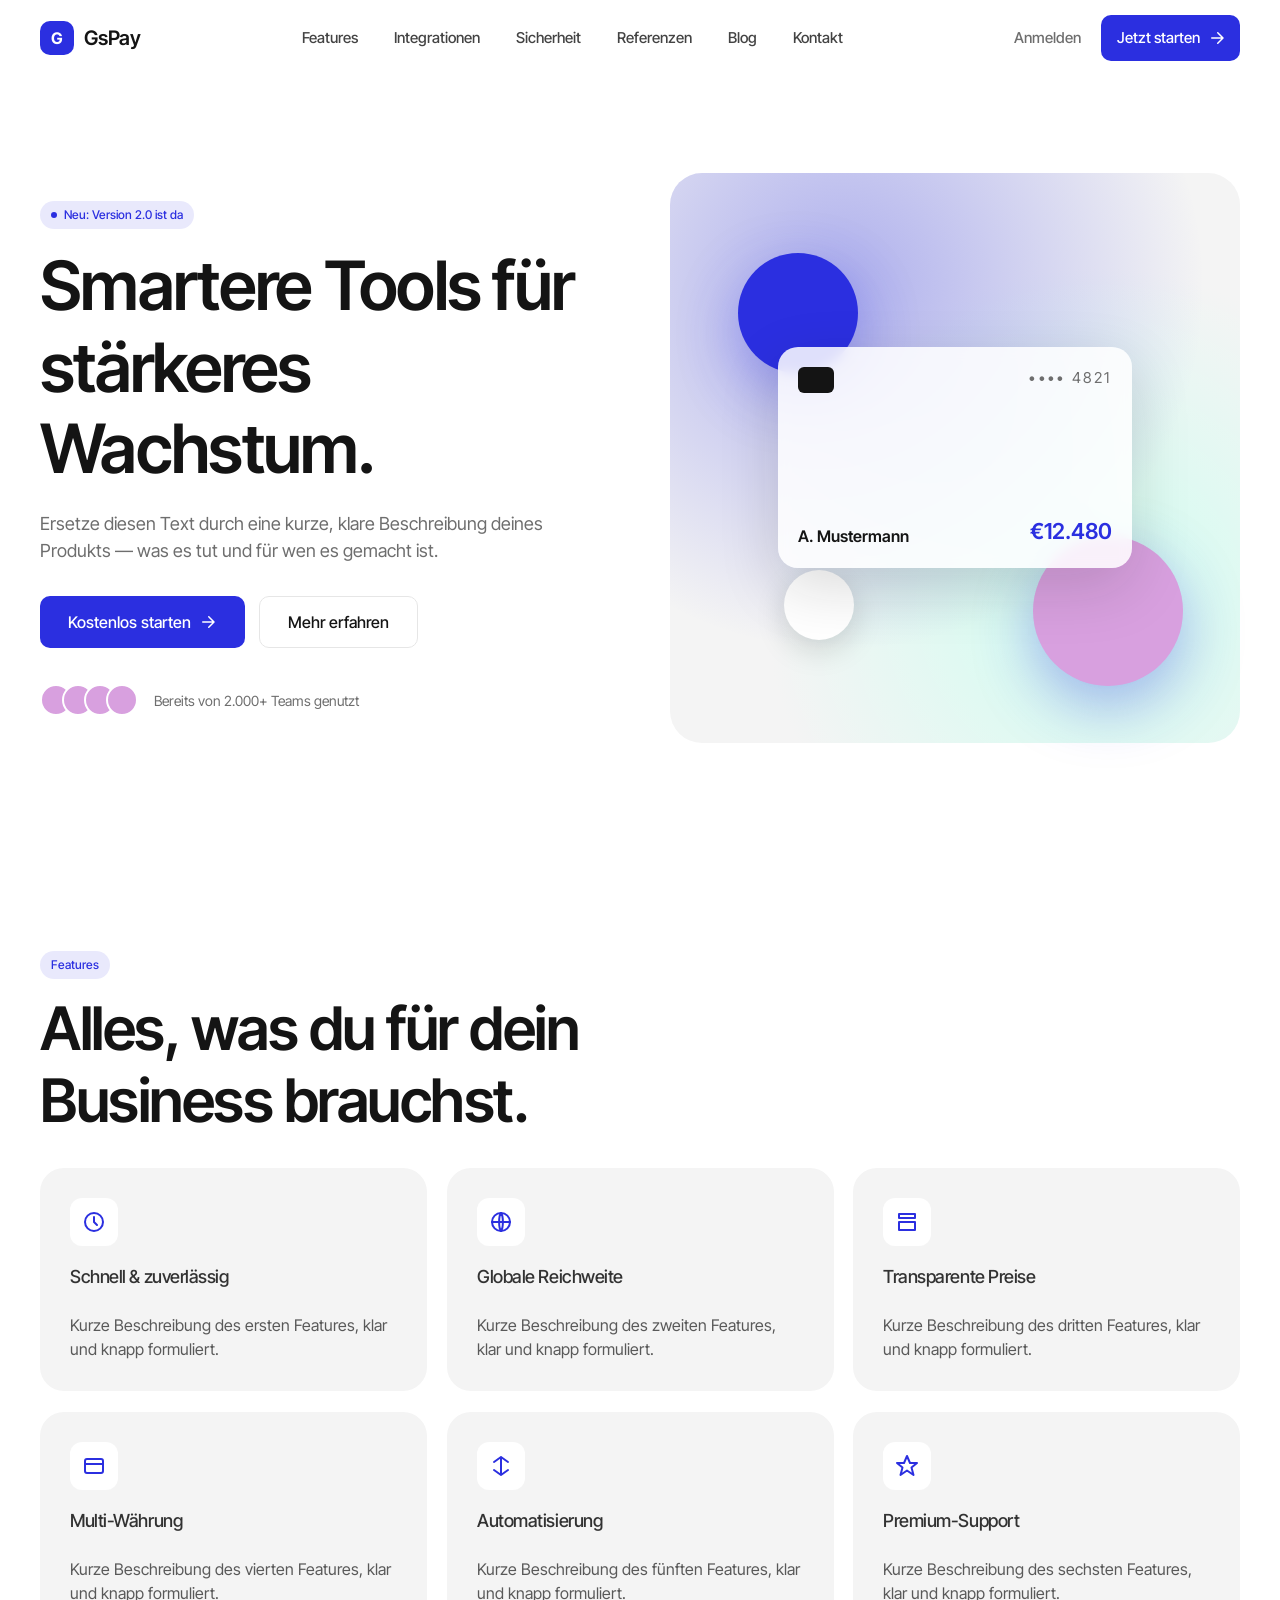
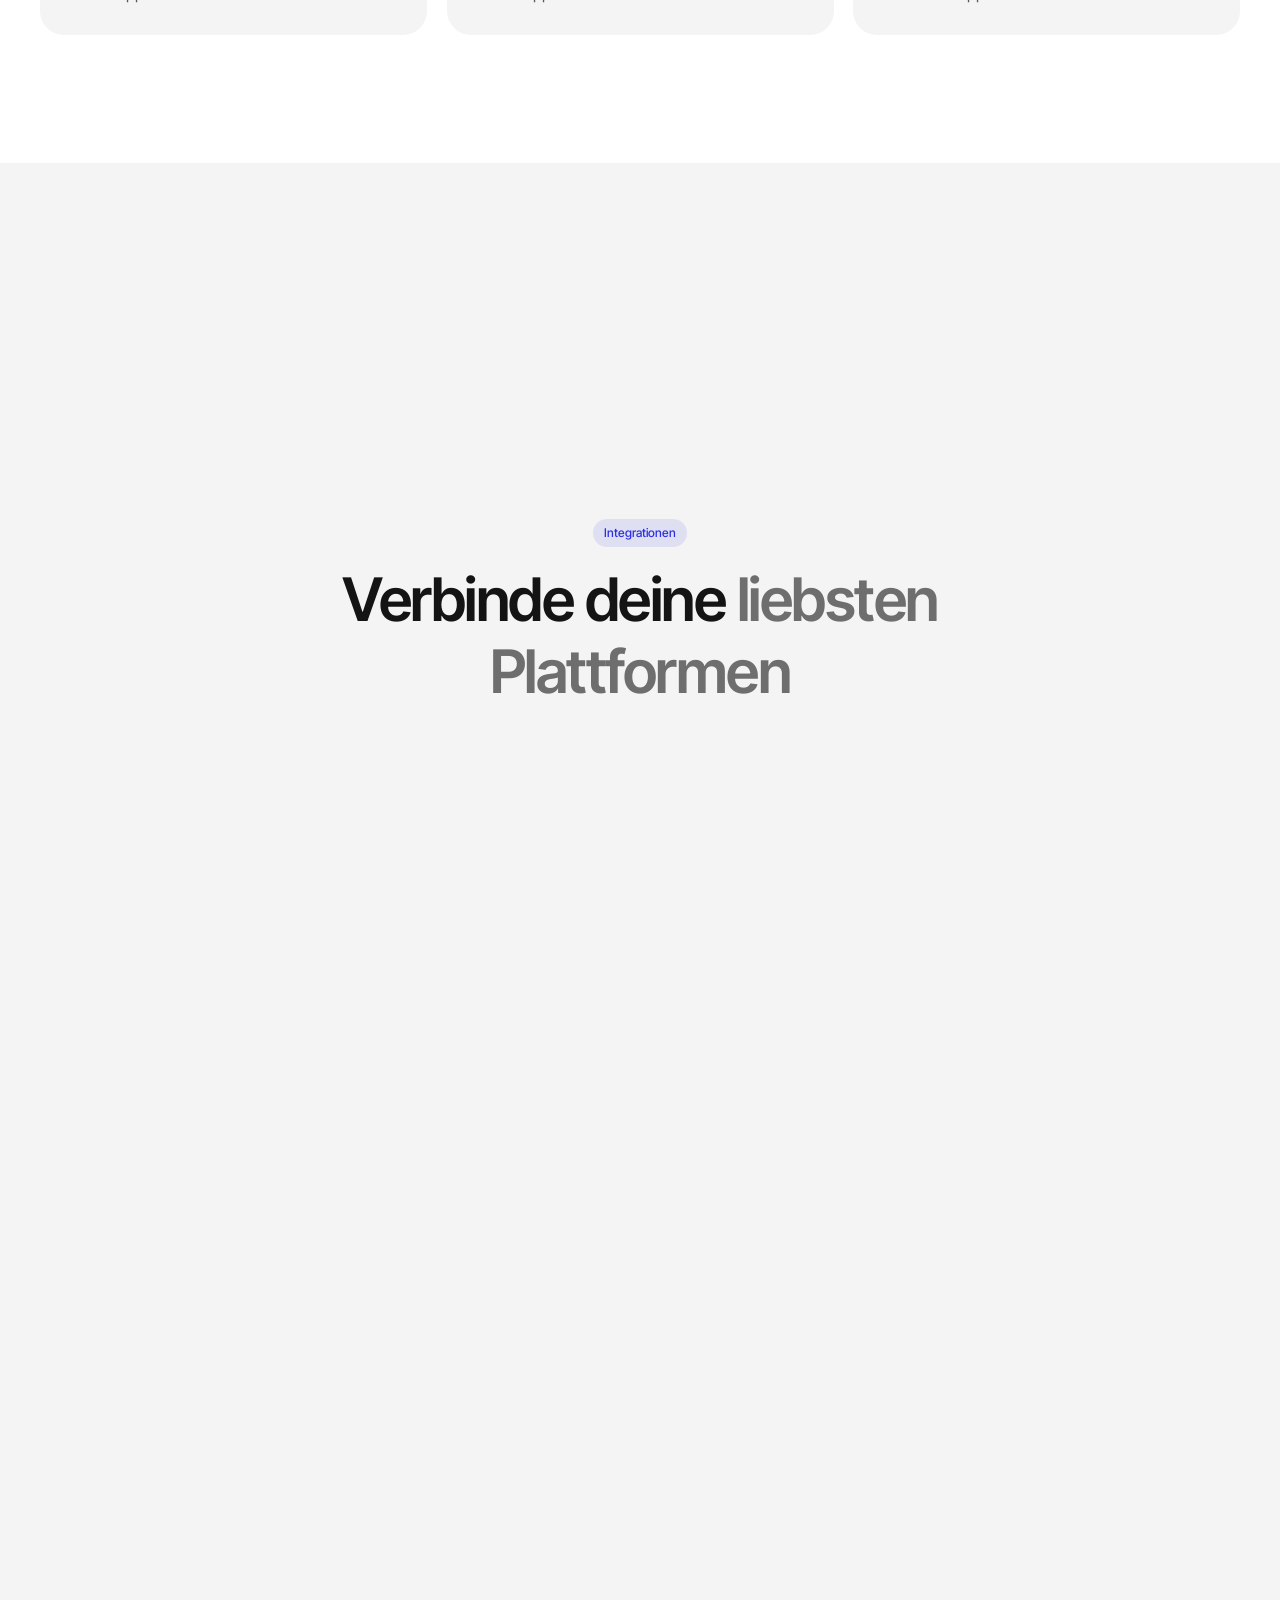
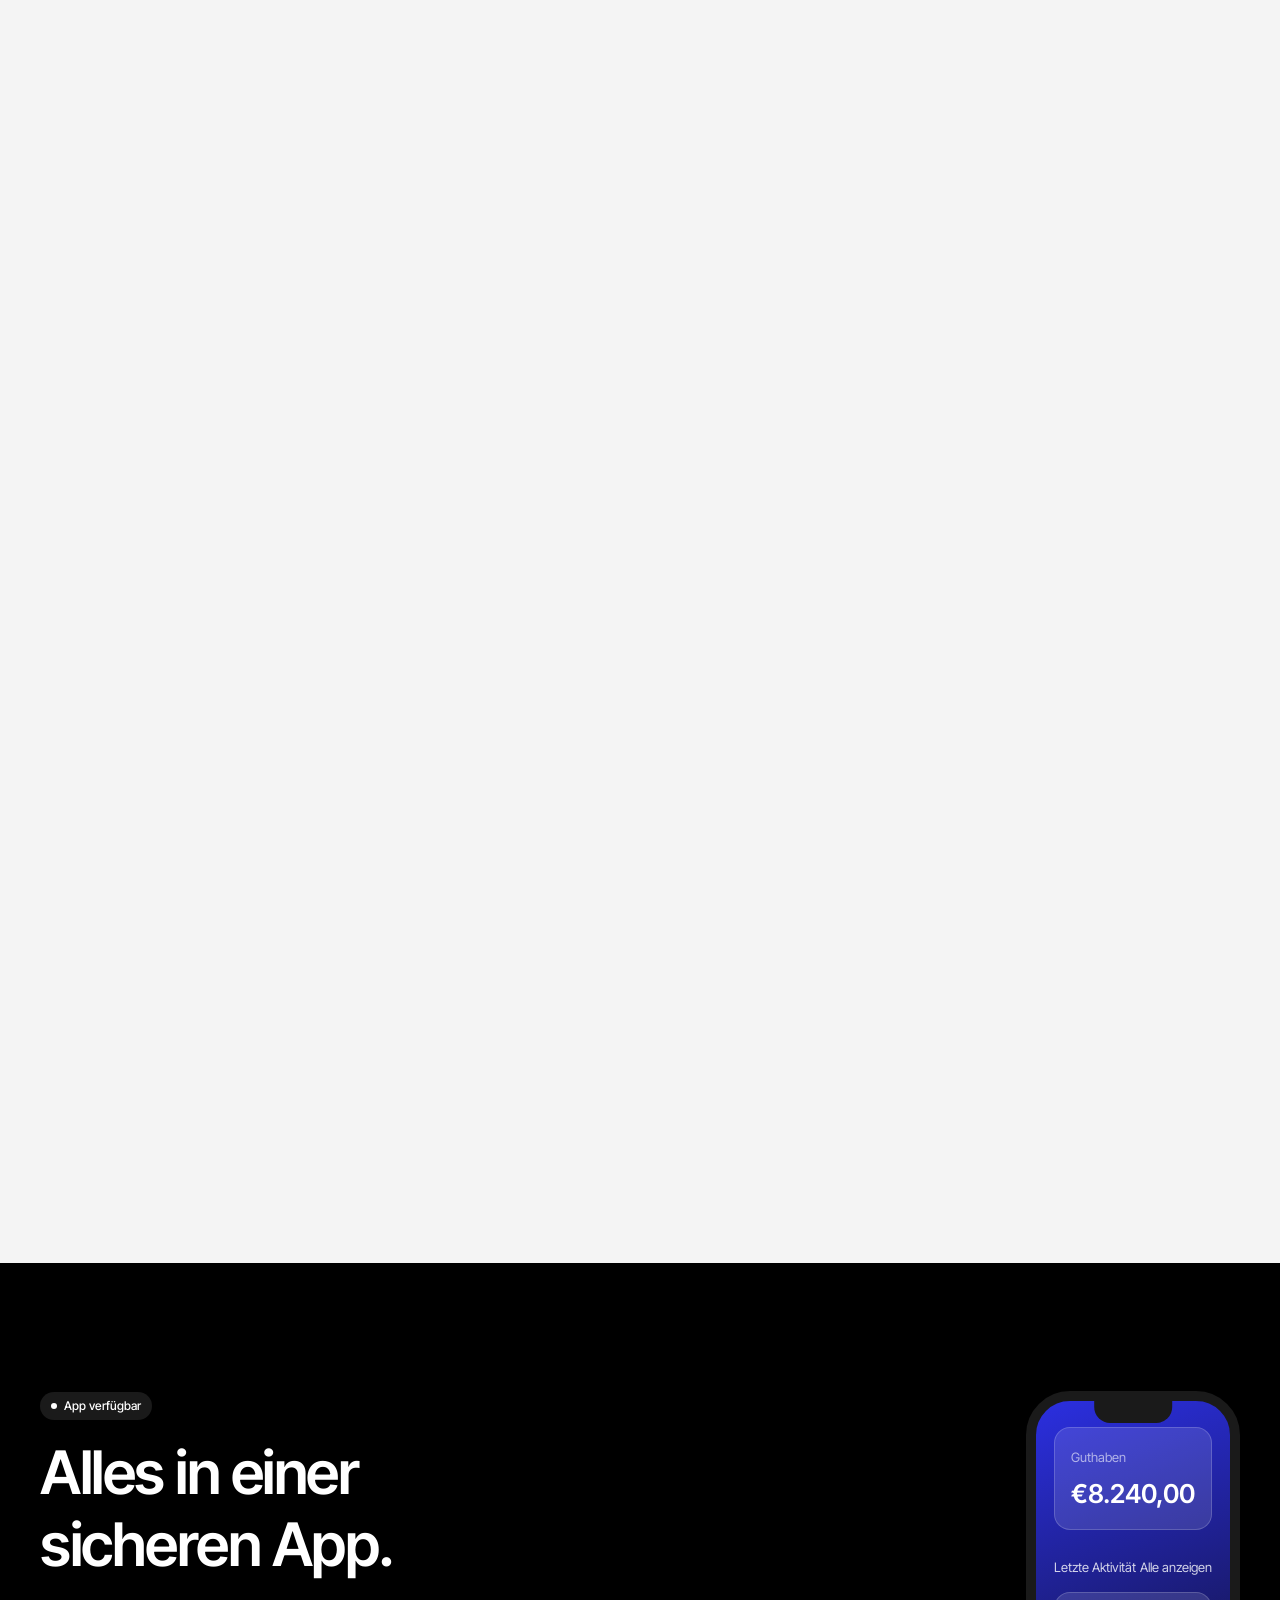
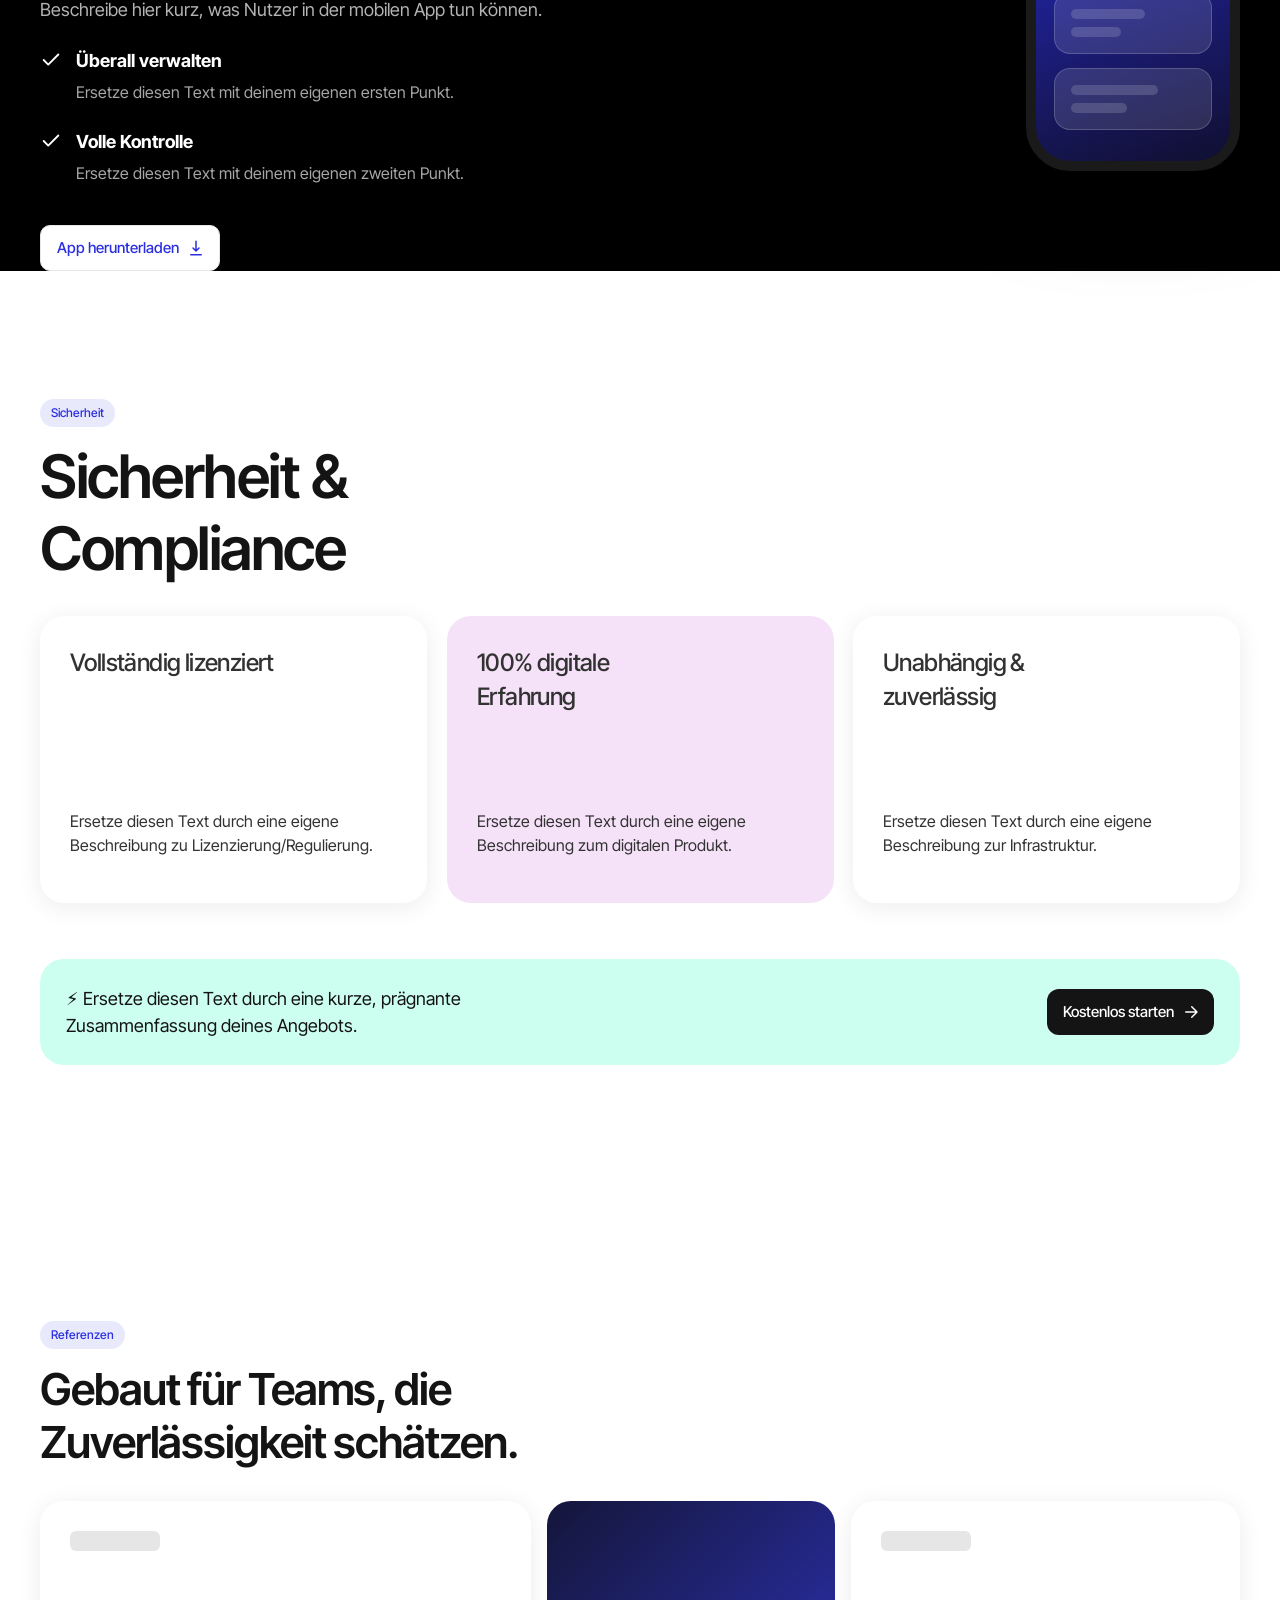
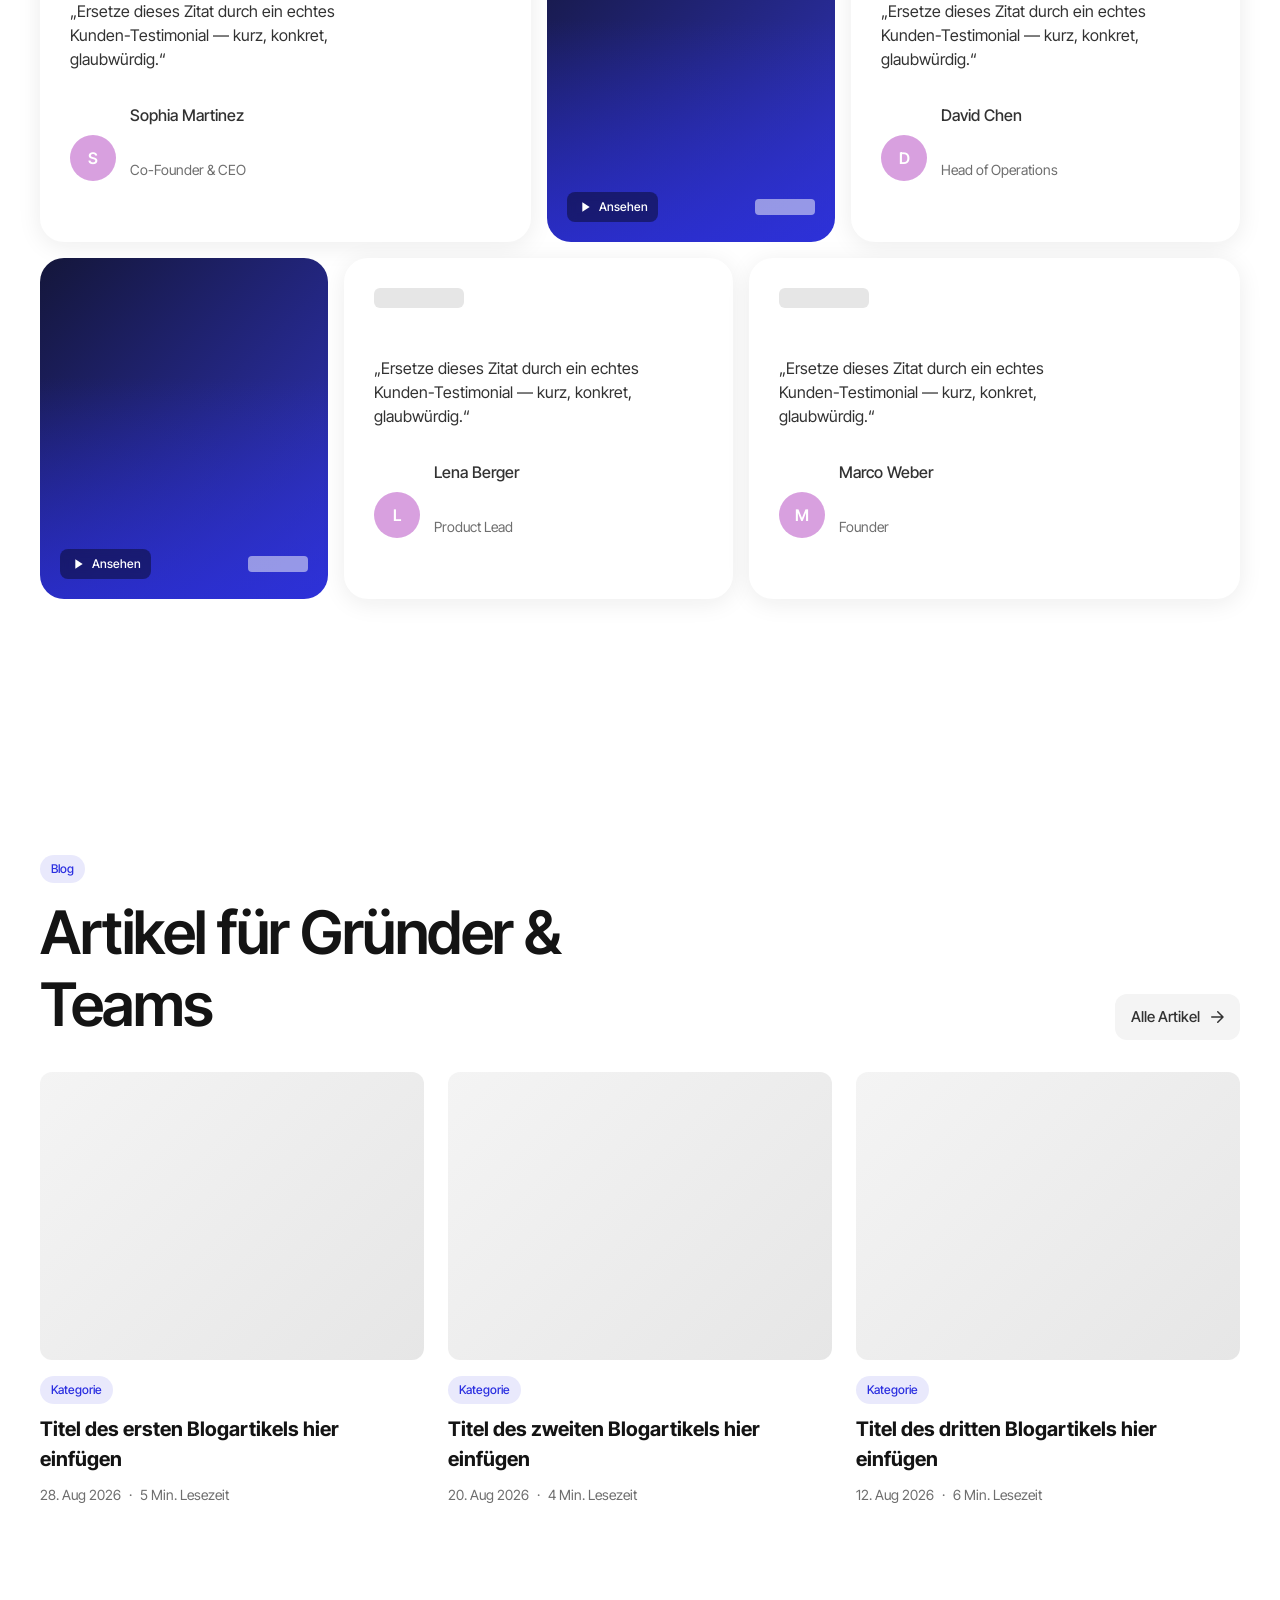
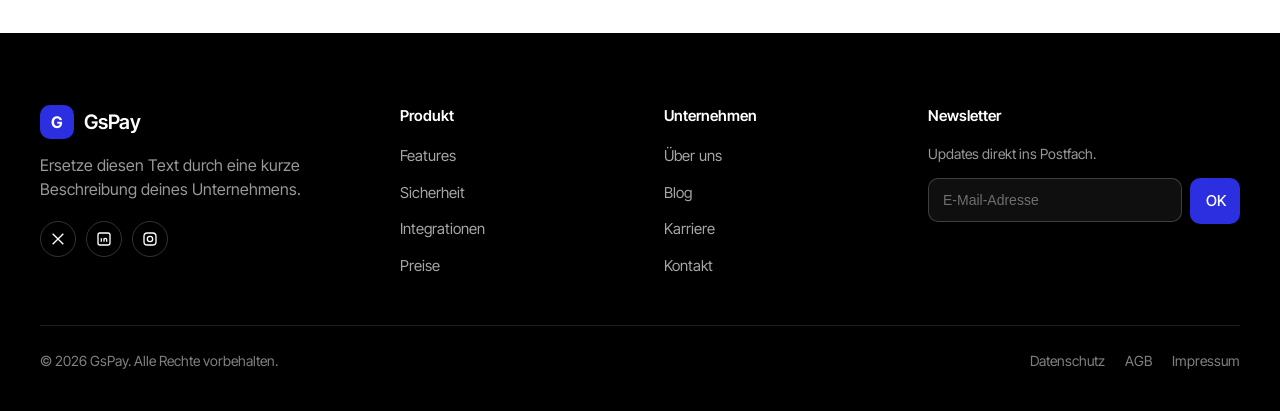
<file: index.html>
<!DOCTYPE html>
<html lang="de">
<head>
<meta charset="UTF-8">
<meta name="viewport" content="width=device-width, initial-scale=1.0">
<title>GsPay — Website Template</title>
<meta name="description" content="Website-Template: Struktur, Layout und Scroll-Animationen bereit zur individuellen Anpassung.">
<link rel="preconnect" href="https://fonts.googleapis.com">
<link rel="preconnect" href="https://fonts.gstatic.com" crossorigin>
<link href="https://fonts.googleapis.com/css2?family=Inter+Tight:wght@400;500;600;700&display=swap" rel="stylesheet">
<link rel="stylesheet" href="styles.css">
</head>
<body>

<a href="#main" class="skip-link">Zum Inhalt springen</a>

<!-- ======================= HEADER ======================= -->
<header class="site-header" id="site-header">
  <div class="container site-header__inner">
    <a href="#" class="brand">
      <span class="brand__mark">G</span>
      <!-- EDIT: Markenname -->
      GsPay
    </a>

    <nav class="nav" aria-label="Hauptnavigation">
      <a href="#features">Features</a>
      <a href="#integrations">Integrationen</a>
      <a href="#security">Sicherheit</a>
      <a href="#testimonials">Referenzen</a>
      <a href="#blog">Blog</a>
      <a href="#contact">Kontakt</a>
    </nav>

    <div class="header-actions">
      <a href="#" class="btn btn--link">Anmelden</a>
      <a href="#contact" class="btn btn--primary">
        Jetzt starten
        <svg viewBox="0 0 24 24" fill="none" stroke="currentColor" stroke-width="2" stroke-linecap="round" stroke-linejoin="round"><path d="M5 12h14M13 5l7 7-7 7"/></svg>
      </a>
      <button class="nav-toggle" id="nav-toggle" aria-label="Menü öffnen" aria-expanded="false">
        <svg viewBox="0 0 24 24" fill="none" stroke="currentColor" stroke-width="2" stroke-linecap="round" stroke-linejoin="round"><line x1="3" y1="6" x2="21" y2="6"/><line x1="3" y1="12" x2="21" y2="12"/><line x1="3" y1="18" x2="21" y2="18"/></svg>
      </button>
    </div>
  </div>

  <nav class="mobile-nav" id="mobile-nav" aria-label="Mobile Navigation">
    <a href="#features">Features</a>
    <a href="#integrations">Integrationen</a>
    <a href="#security">Sicherheit</a>
    <a href="#testimonials">Referenzen</a>
    <a href="#blog">Blog</a>
    <a href="#contact">Kontakt</a>
    <a href="#" class="btn btn--outline">Anmelden</a>
    <a href="#contact" class="btn btn--primary">Jetzt starten</a>
  </nav>
</header>

<main id="main">

  <!-- ======================= HERO ======================= -->
  <section class="hero">
    <div class="container hero__inner">
      <div class="hero__copy">
        <div class="badge" data-animate="blur">
          <span class="badge__dot"></span>
          <!-- EDIT: Kicker-Text -->
          Neu: Version 2.0 ist da
        </div>
        <h1 class="h1" data-animate="blur" style="margin-top:16px;">
          <!-- EDIT: Haupt-Headline -->
          Smartere Tools für stärkeres Wachstum.
        </h1>
        <p class="text-lg text-muted" data-animate="blur" data-delay="200" style="margin-top:20px;max-width:520px;">
          <!-- EDIT: Subheadline -->
          Ersetze diesen Text durch eine kurze, klare Beschreibung deines Produkts —
          was es tut und für wen es gemacht ist.
        </p>
        <div class="hero__actions" data-animate data-delay="350">
          <a href="#contact" class="btn btn--primary btn--lg">
            Kostenlos starten
            <svg viewBox="0 0 24 24" fill="none" stroke="currentColor" stroke-width="2" stroke-linecap="round" stroke-linejoin="round"><path d="M5 12h14M13 5l7 7-7 7"/></svg>
          </a>
          <a href="#features" class="btn btn--outline btn--lg">Mehr erfahren</a>
        </div>
        <div class="hero__meta" data-animate data-delay="500">
          <div class="hero__avatars">
            <span></span><span></span><span></span><span></span>
          </div>
          <!-- EDIT: Social proof -->
          <span>Bereits von 2.000+ Teams genutzt</span>
        </div>
      </div>

      <div class="hero__visual" data-animate="scale" data-delay="200">
        <div class="hero__orb hero__orb--1"></div>
        <div class="hero__orb hero__orb--2"></div>
        <div class="hero__orb hero__orb--3"></div>
        <div class="hero__card">
          <div class="hero__card-top">
            <div class="hero__chip"></div>
            <span class="hero__card-num">•••• 4821</span>
          </div>
          <div class="hero__card-bottom">
            <span class="hero__card-name">A. Mustermann</span>
            <span class="hero__card-amount">€12.480</span>
          </div>
        </div>
      </div>
    </div>
  </section>

  <!-- ======================= FEATURES ======================= -->
  <section class="section" id="features">
    <div class="container">
      <div class="section-head">
        <div class="section-head__copy">
          <div class="eyebrow-row" data-animate="blur">
            <span class="badge">Features</span>
          </div>
          <h2 class="h2" data-animate="blur" data-delay="100">
            <!-- EDIT -->
            Alles, was du für dein Business brauchst.
          </h2>
        </div>
      </div>

      <div class="features-grid">
        <!-- EDIT: 6 Feature-Karten mit eigenem Icon/Titel/Text -->
        <div class="card feature-card" data-animate data-delay="0">
          <div class="feature-card__icon">
            <svg viewBox="0 0 24 24" fill="none" stroke="currentColor" stroke-width="2" stroke-linecap="round" stroke-linejoin="round"><circle cx="12" cy="12" r="9"/><path d="M12 7v5l3 3"/></svg>
          </div>
          <h3 class="h6">Schnell &amp; zuverlässig</h3>
          <p>Kurze Beschreibung des ersten Features, klar und knapp formuliert.</p>
        </div>
        <div class="card feature-card" data-animate data-delay="100">
          <div class="feature-card__icon">
            <svg viewBox="0 0 24 24" fill="none" stroke="currentColor" stroke-width="2" stroke-linecap="round" stroke-linejoin="round"><circle cx="12" cy="12" r="9"/><path d="M3 12h18M12 3c2.5 3 2.5 15 0 18M12 3c-2.5 3-2.5 15 0 18"/></svg>
          </div>
          <h3 class="h6">Globale Reichweite</h3>
          <p>Kurze Beschreibung des zweiten Features, klar und knapp formuliert.</p>
        </div>
        <div class="card feature-card" data-animate data-delay="200">
          <div class="feature-card__icon">
            <svg viewBox="0 0 24 24" fill="none" stroke="currentColor" stroke-width="2" stroke-linecap="round" stroke-linejoin="round"><path d="M4 4h16v4H4zM4 12h16v8H4z"/></svg>
          </div>
          <h3 class="h6">Transparente Preise</h3>
          <p>Kurze Beschreibung des dritten Features, klar und knapp formuliert.</p>
        </div>
        <div class="card feature-card" data-animate data-delay="0">
          <div class="feature-card__icon">
            <svg viewBox="0 0 24 24" fill="none" stroke="currentColor" stroke-width="2" stroke-linecap="round" stroke-linejoin="round"><rect x="3" y="5" width="18" height="14" rx="2"/><path d="M3 10h18"/></svg>
          </div>
          <h3 class="h6">Multi-Währung</h3>
          <p>Kurze Beschreibung des vierten Features, klar und knapp formuliert.</p>
        </div>
        <div class="card feature-card" data-animate data-delay="100">
          <div class="feature-card__icon">
            <svg viewBox="0 0 24 24" fill="none" stroke="currentColor" stroke-width="2" stroke-linecap="round" stroke-linejoin="round"><path d="M12 3v18M5 8l7-5 7 5M5 16l7 5 7-5"/></svg>
          </div>
          <h3 class="h6">Automatisierung</h3>
          <p>Kurze Beschreibung des fünften Features, klar und knapp formuliert.</p>
        </div>
        <div class="card feature-card" data-animate data-delay="200">
          <div class="feature-card__icon">
            <svg viewBox="0 0 24 24" fill="none" stroke="currentColor" stroke-width="2" stroke-linecap="round" stroke-linejoin="round"><path d="M12 2l3 7h7l-5.5 4.5L18.5 21 12 16.5 5.5 21l2-7.5L2 9h7z"/></svg>
          </div>
          <h3 class="h6">Premium-Support</h3>
          <p>Kurze Beschreibung des sechsten Features, klar und knapp formuliert.</p>
        </div>
      </div>
    </div>
  </section>

  <!-- ======================= INTEGRATIONS (scroll parallax) ======================= -->
  <section class="integrations" id="integrations">
    <div class="integrations__pin">
      <div class="container integrations__heading">
        <div class="badge" style="margin-bottom:16px;">Integrationen</div>
        <h2 class="h2">
          <!-- EDIT -->
          Verbinde deine <span>liebsten Plattformen</span>
        </h2>
      </div>
      <div class="integrations__logos" id="integrations-logos">
        <!-- positions/labels are editable in script.js (INTEGRATION_LOGOS) -->
        <div class="integrations__logo">A</div>
        <div class="integrations__logo">B</div>
        <div class="integrations__logo">C</div>
        <div class="integrations__logo">D</div>
        <div class="integrations__logo">E</div>
      </div>
    </div>
  </section>

  <!-- ======================= DARK / APP SECTION ======================= -->
  <section class="section section--dark section--tight-bottom">
    <div class="container app-section__inner">
      <div class="app-section__copy">
        <div class="badge badge--on-dark" data-animate="blur"><span class="badge__dot"></span>App verfügbar</div>
        <h2 class="h2" data-animate="blur" data-delay="150" style="margin-top:16px;">
          <!-- EDIT -->
          Alles in einer sicheren App.
        </h2>
        <p class="text-lg" style="color:rgba(255,255,255,.7);margin-top:16px;" data-animate="blur" data-delay="300">
          <!-- EDIT -->
          Beschreibe hier kurz, was Nutzer in der mobilen App tun können.
        </p>

        <div class="app-section__list">
          <div class="app-section__list-item" data-animate data-delay="400">
            <svg viewBox="0 0 24 24" fill="none" stroke="currentColor" stroke-width="2" stroke-linecap="round" stroke-linejoin="round"><path d="M20 6L9 17l-5-5"/></svg>
            <div>
              <h3>Überall verwalten</h3>
              <p>Ersetze diesen Text mit deinem eigenen ersten Punkt.</p>
            </div>
          </div>
          <div class="app-section__list-item" data-animate data-delay="500">
            <svg viewBox="0 0 24 24" fill="none" stroke="currentColor" stroke-width="2" stroke-linecap="round" stroke-linejoin="round"><path d="M20 6L9 17l-5-5"/></svg>
            <div>
              <h3>Volle Kontrolle</h3>
              <p>Ersetze diesen Text mit deinem eigenen zweiten Punkt.</p>
            </div>
          </div>
        </div>

        <a href="#" class="btn btn--white" data-animate data-delay="600">
          App herunterladen
          <svg viewBox="0 0 24 24" fill="none" stroke="currentColor" stroke-width="2" stroke-linecap="round" stroke-linejoin="round"><path d="M12 3v13m0 0l-4-4m4 4l4-4M5 21h14"/></svg>
        </a>
      </div>

      <div data-animate="blur" data-delay="600">
        <div class="phone-mock">
          <div class="phone-mock__card">
            <span style="font-size:13px;color:rgba(255,255,255,.6);">Guthaben</span>
            <p class="phone-mock__balance">€8.240,00</p>
          </div>
          <div class="phone-mock__row">
            <span>Letzte Aktivität</span>
            <span>Alle anzeigen</span>
          </div>
          <div class="phone-mock__card">
            <div class="phone-mock__line" style="width:60%;"></div>
            <div class="phone-mock__line" style="width:40%;"></div>
          </div>
          <div class="phone-mock__card">
            <div class="phone-mock__line" style="width:70%;"></div>
            <div class="phone-mock__line" style="width:45%;"></div>
          </div>
        </div>
      </div>
    </div>
  </section>

  <!-- ======================= SECURITY / TRUST ======================= -->
  <section class="section" id="security">
    <div class="container">
      <div class="section-head">
        <div class="section-head__copy">
          <div class="eyebrow-row" data-animate="blur"><span class="badge">Sicherheit</span></div>
          <h2 class="h2" data-animate="blur" data-delay="100">Sicherheit &amp; Compliance</h2>
        </div>
        <a href="#contact" class="btn btn--primary" data-animate data-delay="200">
          Kostenlos starten
          <svg viewBox="0 0 24 24" fill="none" stroke="currentColor" stroke-width="2" stroke-linecap="round" stroke-linejoin="round"><path d="M5 12h14M13 5l7 7-7 7"/></svg>
        </a>
      </div>

      <div class="security-grid">
        <div class="card card--elevated security-card" data-animate data-delay="0">
          <h3 class="h5">Vollständig lizenziert</h3>
          <p>Ersetze diesen Text durch eine eigene Beschreibung zu Lizenzierung/Regulierung.</p>
        </div>
        <div class="card card--featured security-card" data-animate data-delay="100">
          <h3 class="h5">100% digitale Erfahrung</h3>
          <p>Ersetze diesen Text durch eine eigene Beschreibung zum digitalen Produkt.</p>
        </div>
        <div class="card card--elevated security-card" data-animate data-delay="200">
          <h3 class="h5">Unabhängig &amp; zuverlässig</h3>
          <p>Ersetze diesen Text durch eine eigene Beschreibung zur Infrastruktur.</p>
        </div>
      </div>

      <div class="cta-banner" data-animate data-delay="300">
        <p>⚡️ Ersetze diesen Text durch eine kurze, prägnante Zusammenfassung deines Angebots.</p>
        <a href="#contact" class="btn btn--dark">
          Kostenlos starten
          <svg viewBox="0 0 24 24" fill="none" stroke="currentColor" stroke-width="2" stroke-linecap="round" stroke-linejoin="round"><path d="M5 12h14M13 5l7 7-7 7"/></svg>
        </a>
      </div>
    </div>
  </section>

  <!-- ======================= TESTIMONIALS ======================= -->
  <section class="section" id="testimonials">
    <div class="container">
      <div class="section-head">
        <div class="section-head__copy" style="max-width:683px;">
          <div class="eyebrow-row" data-animate="blur"><span class="badge">Referenzen</span></div>
          <h2 class="h3" data-animate="blur" data-delay="100">Gebaut für Teams, die Zuverlässigkeit schätzen.</h2>
        </div>
      </div>

      <div class="testimonials-grid">
        <div class="card card--elevated t-card" data-animate data-delay="0">
          <div class="t-card__logo"></div>
          <div class="t-card__quote">
            <p>„Ersetze dieses Zitat durch ein echtes Kunden-Testimonial — kurz, konkret, glaubwürdig.“</p>
            <div class="t-card__person">
              <div class="t-card__avatar">S</div>
              <div>
                <p class="t-card__name">Sophia Martinez</p>
                <p class="t-card__role">Co-Founder &amp; CEO</p>
              </div>
            </div>
          </div>
        </div>

        <div class="t-video" data-animate data-delay="100">
          <div class="t-video__row">
            <span class="t-video__play">
              <svg viewBox="0 0 24 24" fill="currentColor"><path d="M8 5v14l11-7z"/></svg>
              Ansehen
            </span>
            <span class="t-video__brand"></span>
          </div>
        </div>

        <div class="card card--elevated t-card" data-animate data-delay="200">
          <div class="t-card__logo"></div>
          <div class="t-card__quote">
            <p>„Ersetze dieses Zitat durch ein echtes Kunden-Testimonial — kurz, konkret, glaubwürdig.“</p>
            <div class="t-card__person">
              <div class="t-card__avatar">D</div>
              <div>
                <p class="t-card__name">David Chen</p>
                <p class="t-card__role">Head of Operations</p>
              </div>
            </div>
          </div>
        </div>

        <div class="t-video" data-animate data-delay="300">
          <div class="t-video__row">
            <span class="t-video__play">
              <svg viewBox="0 0 24 24" fill="currentColor"><path d="M8 5v14l11-7z"/></svg>
              Ansehen
            </span>
            <span class="t-video__brand"></span>
          </div>
        </div>

        <div class="card card--elevated t-card" data-animate data-delay="400">
          <div class="t-card__logo"></div>
          <div class="t-card__quote">
            <p>„Ersetze dieses Zitat durch ein echtes Kunden-Testimonial — kurz, konkret, glaubwürdig.“</p>
            <div class="t-card__person">
              <div class="t-card__avatar">L</div>
              <div>
                <p class="t-card__name">Lena Berger</p>
                <p class="t-card__role">Product Lead</p>
              </div>
            </div>
          </div>
        </div>

        <div class="card card--elevated t-card" data-animate data-delay="500">
          <div class="t-card__logo"></div>
          <div class="t-card__quote">
            <p>„Ersetze dieses Zitat durch ein echtes Kunden-Testimonial — kurz, konkret, glaubwürdig.“</p>
            <div class="t-card__person">
              <div class="t-card__avatar">M</div>
              <div>
                <p class="t-card__name">Marco Weber</p>
                <p class="t-card__role">Founder</p>
              </div>
            </div>
          </div>
        </div>
      </div>
    </div>
  </section>

  <!-- ======================= BLOG ======================= -->
  <section class="section" id="blog">
    <div class="container">
      <div class="section-head">
        <div class="section-head__copy">
          <div class="eyebrow-row" data-animate="blur"><span class="badge">Blog</span></div>
          <h2 class="h2" data-animate="blur" data-delay="100">Artikel für Gründer &amp; Teams</h2>
        </div>
        <a href="#" class="btn btn--secondary" data-animate data-delay="200">
          Alle Artikel
          <svg viewBox="0 0 24 24" fill="none" stroke="currentColor" stroke-width="2" stroke-linecap="round" stroke-linejoin="round"><path d="M5 12h14M13 5l7 7-7 7"/></svg>
        </a>
      </div>

      <div class="blog-grid">
        <article class="blog-card" data-animate data-delay="0">
          <div class="blog-card__image"></div>
          <div class="blog-card__meta"><span class="badge">Kategorie</span></div>
          <h3>Titel des ersten Blogartikels hier einfügen</h3>
          <div class="blog-card__foot"><span>28. Aug 2026</span><span>·</span><span>5 Min. Lesezeit</span></div>
        </article>
        <article class="blog-card" data-animate data-delay="100">
          <div class="blog-card__image"></div>
          <div class="blog-card__meta"><span class="badge">Kategorie</span></div>
          <h3>Titel des zweiten Blogartikels hier einfügen</h3>
          <div class="blog-card__foot"><span>20. Aug 2026</span><span>·</span><span>4 Min. Lesezeit</span></div>
        </article>
        <article class="blog-card" data-animate data-delay="200">
          <div class="blog-card__image"></div>
          <div class="blog-card__meta"><span class="badge">Kategorie</span></div>
          <h3>Titel des dritten Blogartikels hier einfügen</h3>
          <div class="blog-card__foot"><span>12. Aug 2026</span><span>·</span><span>6 Min. Lesezeit</span></div>
        </article>
      </div>
    </div>
  </section>

</main>

<!-- ======================= FOOTER ======================= -->
<footer class="site-footer" id="contact">
  <div class="container">
    <div class="footer-grid">
      <div class="footer-brand">
        <a href="#" class="brand"><span class="brand__mark">G</span>GsPay</a>
        <p>Ersetze diesen Text durch eine kurze Beschreibung deines Unternehmens.</p>
        <div class="footer-socials">
          <a href="#" aria-label="Twitter / X"><svg viewBox="0 0 24 24" fill="none" stroke="currentColor" stroke-width="2"><path d="M4 4l16 16M20 4L4 20"/></svg></a>
          <a href="#" aria-label="LinkedIn"><svg viewBox="0 0 24 24" fill="none" stroke="currentColor" stroke-width="2"><rect x="3" y="3" width="18" height="18" rx="3"/><path d="M8 11v5M8 8v.01M12 16v-5M16 16v-3a2 2 0 0 0-4 0"/></svg></a>
          <a href="#" aria-label="Instagram"><svg viewBox="0 0 24 24" fill="none" stroke="currentColor" stroke-width="2"><rect x="3" y="3" width="18" height="18" rx="5"/><circle cx="12" cy="12" r="4"/></svg></a>
        </div>
      </div>

      <div class="footer-col">
        <h4>Produkt</h4>
        <ul>
          <li><a href="#features">Features</a></li>
          <li><a href="#security">Sicherheit</a></li>
          <li><a href="#integrations">Integrationen</a></li>
          <li><a href="#">Preise</a></li>
        </ul>
      </div>

      <div class="footer-col">
        <h4>Unternehmen</h4>
        <ul>
          <li><a href="#">Über uns</a></li>
          <li><a href="#blog">Blog</a></li>
          <li><a href="#">Karriere</a></li>
          <li><a href="#">Kontakt</a></li>
        </ul>
      </div>

      <div class="footer-col footer-newsletter">
        <h4>Newsletter</h4>
        <p style="color:rgba(255,255,255,.6);font-size:14px;margin:0;">Updates direkt ins Postfach.</p>
        <form id="newsletter-form">
          <input type="email" required placeholder="E-Mail-Adresse" aria-label="E-Mail-Adresse">
          <button type="submit" class="btn btn--primary">OK</button>
        </form>
        <p class="footer-newsletter__msg" id="newsletter-msg">Danke, du bist angemeldet!</p>
      </div>
    </div>

    <div class="footer-bottom">
      <span>&copy; <span id="year"></span> GsPay. Alle Rechte vorbehalten.</span>
      <ul>
        <li><a href="#">Datenschutz</a></li>
        <li><a href="#">AGB</a></li>
        <li><a href="#">Impressum</a></li>
      </ul>
    </div>
  </div>
</footer>

<script src="script.js"></script>
</body>
</html>
</file>
<file: styles.css>
/* ==========================================================================
   DESIGN TOKENS
   Extracted from the reference build's CSS custom properties.
   Change these to re-theme the entire site.
   ========================================================================== */
:root{
  --background: 255 255 255;
  --foreground: 20 20 20;
  --primary: 43 47 224;          /* accent / brand color (#2B2FE0) */
  --primary-foreground: 255 255 255;
  --secondary: 244 244 244;
  --secondary-foreground: 50 50 50;
  --card: 244 244 244;
  --card-foreground: 50 50 50;
  --muted: 190 190 190;
  --muted-foreground: 110 110 110;
  --border: 230 230 230;

  --brand-light-green: 204 255 240;
  --brand-light-pink: 246 226 248;
  --brand-light-orchid: 216 160 223;

  --radius-card: 1.5rem;   /* 24px */
  --radius-btn: 10px;
  --radius-btn-lg: 12px;
  --shadow-card: 0 4px 24px rgba(20,20,20,.08);

  --ease-reveal: cubic-bezier(.21,.47,.32,.98);
  --container-max: 1320px;
}

*,*::before,*::after{box-sizing:border-box}
html{scroll-behavior:smooth}
body{
  margin:0;
  font-family:"Inter Tight",system-ui,-apple-system,Segoe UI,sans-serif;
  color:rgb(var(--foreground));
  background:rgb(var(--background));
  -webkit-font-smoothing:antialiased;
  line-height:1.5;
}
img{max-width:100%;display:block}
a{color:inherit;text-decoration:none}
ul{margin:0;padding:0;list-style:none}
button{font:inherit}

/* ==========================================================================
   LAYOUT PRIMITIVES
   ========================================================================== */
.container{
  max-width:var(--container-max);
  margin-inline:auto;
  padding-inline:16px;
}
@media(min-width:768px){ .container{ padding-inline:20px; } }
@media(min-width:1024px){ .container{ padding-inline:40px; } }

.section{
  padding-block:48px;
}
@media(min-width:768px){ .section{ padding-block:80px; } }
@media(min-width:1280px){ .section{ padding-block:128px; } }

.section--tight-bottom{ padding-bottom:0; }

.stack{ display:flex; flex-direction:column; }

/* ==========================================================================
   TYPOGRAPHY
   ========================================================================== */
.h1,.h2,.h3,.h4,.h5,.h6{ font-weight:600; letter-spacing:-.025em; line-height:1.2; margin:0; }
.h1{ font-size:36px; }
.h2{ font-size:32px; }
.h3{ font-size:32px; }
.h4{ font-size:28px; }
.h5{ font-size:20px; font-weight:500; line-height:1.4; }
.h6{ font-size:18px; font-weight:500; line-height:1.4; }

@media(min-width:768px){
  .h1{ font-size:54px; }
  .h2{ font-size:48px; }
  .h3{ font-size:36px; }
  .h4{ font-size:30px; }
  .h5{ font-size:22px; }
}
@media(min-width:1280px){
  .h1{ font-size:68px; }
  .h2{ font-size:60px; }
  .h3{ font-size:44px; }
  .h4{ font-size:36px; }
  .h5{ font-size:24px; }
}

.eyebrow{
  font-size:13px;
  font-weight:600;
  letter-spacing:.02em;
  color:rgb(var(--muted-foreground));
}
.text-muted{ color:rgb(var(--muted-foreground)); }
.text-lg{ font-size:18px; }
.text-white{ color:#fff; }

/* ==========================================================================
   BADGE
   ========================================================================== */
.badge{
  display:inline-flex;
  align-items:center;
  gap:.4rem;
  padding:.3rem .7rem;
  border-radius:999px;
  font-size:12px;
  font-weight:500;
  background:rgb(var(--primary) / .1);
  color:rgb(var(--primary));
  white-space:nowrap;
}
.badge--on-dark{
  background:rgba(255,255,255,.1);
  color:#fff;
}
.badge__dot{
  width:6px;height:6px;border-radius:50%;
  background:rgb(var(--primary));
  flex-shrink:0;
}
.badge--on-dark .badge__dot{ background:#fff; }

/* ==========================================================================
   BUTTONS
   ========================================================================== */
.btn{
  display:inline-flex;
  align-items:center;
  justify-content:center;
  gap:.5rem;
  white-space:nowrap;
  font-weight:500;
  font-size:15px;
  height:46px;
  padding:0 14px 0 16px;
  border-radius:var(--radius-btn);
  border:none;
  cursor:pointer;
  transition:all .25s ease;
}
.btn svg{ width:18px; height:18px; flex-shrink:0; }

.btn--primary{ background:rgb(var(--primary)); color:#fff; }
.btn--primary:hover{ background:rgb(var(--primary) / .9); }

.btn--secondary{ background:rgb(var(--secondary)); color:rgb(var(--secondary-foreground)); border-radius:var(--radius-btn-lg); }
.btn--secondary:hover{ background:rgb(var(--secondary) / .8); }

.btn--dark{ background:rgb(var(--foreground)); color:#fff; border-radius:var(--radius-btn-lg); }
.btn--dark:hover{ background:#fff; color:rgb(var(--foreground)); }

.btn--white{ background:#fff; color:rgb(var(--primary)); border:1px solid rgb(var(--border)); }
.btn--white:hover{ background:rgb(var(--primary)); color:#fff; }

.btn--outline{ background:transparent; border:1px solid rgb(var(--border)); color:rgb(var(--foreground)); }
.btn--outline:hover{ background:rgb(var(--secondary)); }

.btn--sm{ height:38px; padding:0 16px; font-size:14px; }
.btn--lg{ height:52px; padding:0 28px; font-size:16px; }

/* ==========================================================================
   CARD
   ========================================================================== */
.card{
  background:rgb(var(--card));
  color:rgb(var(--card-foreground));
  border-radius:var(--radius-card);
  padding:30px;
}
.card--elevated{ background:#fff; box-shadow:var(--shadow-card); }
.card--featured{ background:rgb(var(--brand-light-pink)); }
.card--dark{ background:rgb(var(--foreground)); color:#fff; }

/* ==========================================================================
   REVEAL ANIMATION  (mirrors the reference site's on-scroll fade/blur-in)
   ========================================================================== */
[data-animate]{
  opacity:0;
  transform:translateY(20px);
  filter:blur(0px);
  transition:opacity .8s var(--ease-reveal), transform .8s var(--ease-reveal), filter .8s var(--ease-reveal);
  will-change:opacity, transform, filter;
}
[data-animate="blur"]{ filter:blur(8px); }
[data-animate="scale"]{ transform:translateY(20px) scale(.95); }
[data-animate].is-visible{
  opacity:1;
  transform:translateY(0) scale(1);
  filter:blur(0px);
}
@media (prefers-reduced-motion: reduce){
  [data-animate]{ transition:none; opacity:1; transform:none; filter:none; }
}

/* ==========================================================================
   HEADER
   ========================================================================== */
.site-header{
  position:sticky;
  top:0;
  z-index:100;
  background:rgba(255,255,255,.8);
  backdrop-filter:blur(12px);
  -webkit-backdrop-filter:blur(12px);
  border-bottom:1px solid transparent;
  transition:border-color .3s ease, box-shadow .3s ease;
}
.site-header.is-scrolled{
  border-bottom-color:rgb(var(--border));
  box-shadow:0 4px 24px rgba(20,20,20,.05);
}
.site-header__inner{
  display:flex;
  align-items:center;
  justify-content:space-between;
  gap:24px;
  height:76px;
}
.brand{
  display:flex;
  align-items:center;
  gap:10px;
  font-weight:600;
  font-size:20px;
  letter-spacing:-.01em;
}
.brand__mark{
  width:34px;height:34px;border-radius:10px;
  background:rgb(var(--primary));
  display:flex;align-items:center;justify-content:center;
  color:#fff;font-weight:700;font-size:16px;
  flex-shrink:0;
}
.nav{
  display:none;
  align-items:center;
  gap:8px;
}
.nav a{
  padding:10px 14px;
  border-radius:8px;
  font-size:15px;
  font-weight:500;
  color:rgb(var(--foreground) / .8);
  transition:background .2s ease, color .2s ease;
}
.nav a:hover{ background:rgb(var(--secondary)); color:rgb(var(--foreground)); }

.header-actions{ display:flex; align-items:center; gap:10px; }
.header-actions .btn--link{
  display:none;
  color:rgb(var(--muted-foreground));
  background:none; height:auto; padding:8px 10px;
}
.header-actions .btn--link:hover{ color:rgb(var(--foreground)); }

.nav-toggle{
  display:flex;
  align-items:center;
  justify-content:center;
  width:40px;height:40px;
  border-radius:10px;
  border:1px solid rgb(var(--border));
  background:#fff;
  cursor:pointer;
}
.nav-toggle svg{ width:20px;height:20px; }

.mobile-nav{
  display:none;
  flex-direction:column;
  gap:4px;
  padding:12px 16px 20px;
  border-top:1px solid rgb(var(--border));
  background:#fff;
}
.mobile-nav.is-open{ display:flex; }
.mobile-nav a{
  padding:12px 8px;
  font-size:16px;
  font-weight:500;
  border-radius:8px;
}
.mobile-nav a:hover{ background:rgb(var(--secondary)); }
.mobile-nav .btn{ margin-top:10px; width:100%; }

@media(min-width:1024px){
  .nav{ display:flex; }
  .header-actions .btn--link{ display:inline-flex; }
  .nav-toggle{ display:none; }
  .mobile-nav{ display:none !important; }
}

/* ==========================================================================
   HERO
   ========================================================================== */
.hero{
  padding-top:56px;
  padding-bottom:40px;
  overflow:hidden;
}
@media(min-width:768px){ .hero{ padding-top:72px; padding-bottom:60px; } }
@media(min-width:1280px){ .hero{ padding-top:96px; padding-bottom:80px; } }

.hero__inner{
  display:grid;
  gap:48px;
  align-items:center;
}
@media(min-width:1024px){
  .hero__inner{ grid-template-columns:1.05fr 1fr; gap:32px; }
}
.hero__copy{ max-width:600px; }
.hero__actions{ display:flex; flex-wrap:wrap; gap:14px; margin-top:32px; }
.hero__meta{ display:flex; align-items:center; gap:16px; margin-top:36px; color:rgb(var(--muted-foreground)); font-size:14px; }
.hero__avatars{ display:flex; }
.hero__avatars span{
  width:32px;height:32px;border-radius:50%;
  border:2px solid #fff;
  background:rgb(var(--brand-light-orchid));
  margin-left:-10px;
}
.hero__avatars span:first-child{ margin-left:0; }

.hero__visual{
  position:relative;
  aspect-ratio:1/1;
  border-radius:32px;
  background:
    radial-gradient(circle at 30% 20%, rgb(var(--primary) / .35), transparent 60%),
    radial-gradient(circle at 75% 75%, rgb(var(--brand-light-green) / .9), transparent 55%),
    rgb(var(--secondary));
  display:flex;
  align-items:center;
  justify-content:center;
}
.hero__orb{
  position:absolute;
  border-radius:50%;
  background:rgb(var(--primary));
  box-shadow:0 20px 60px rgba(43,47,224,.35);
  animation:float 6s ease-in-out infinite;
}
.hero__orb--1{ width:120px;height:120px; top:14%; left:12%; }
.hero__orb--2{ width:70px;height:70px; bottom:18%; left:20%; background:#fff; box-shadow:0 10px 30px rgba(20,20,20,.15); animation-delay:1.2s; }
.hero__orb--3{ width:150px;height:150px; bottom:10%; right:10%; background:rgb(var(--brand-light-orchid)); animation-delay:.6s; }
.hero__card{
  position:relative;
  width:62%;
  aspect-ratio:16/10;
  background:rgba(255,255,255,.85);
  backdrop-filter:blur(6px);
  border-radius:20px;
  box-shadow:0 20px 60px rgba(20,20,20,.15);
  padding:20px;
  display:flex;
  flex-direction:column;
  justify-content:space-between;
  animation:float 7s ease-in-out infinite;
  animation-delay:.3s;
}
.hero__card-top{ display:flex; justify-content:space-between; align-items:flex-start; }
.hero__chip{ width:36px;height:26px;border-radius:6px; background:rgb(var(--foreground)); }
.hero__card-num{ font-size:15px; letter-spacing:.15em; color:rgb(var(--muted-foreground)); }
.hero__card-bottom{ display:flex; justify-content:space-between; align-items:flex-end; }
.hero__card-name{ font-weight:600; }
.hero__card-amount{ font-size:22px; font-weight:600; color:rgb(var(--primary)); }

@keyframes float{
  0%,100%{ transform:translateY(0px); }
  50%{ transform:translateY(-16px); }
}

/* ==========================================================================
   SECTION HEADER ROW (badge + title + optional CTA on the right)
   ========================================================================== */
.section-head{
  display:flex;
  flex-direction:column;
  gap:16px;
  margin-bottom:32px;
}
@media(min-width:1024px){
  .section-head{
    flex-direction:row;
    align-items:flex-end;
    justify-content:space-between;
    gap:32px;
  }
}
.section-head__copy{ max-width:600px; }
.section-head .eyebrow-row{ display:flex; align-items:center; gap:8px; margin-bottom:14px; }

/* ==========================================================================
   FEATURES
   ========================================================================== */
.features-grid{
  display:grid;
  grid-template-columns:repeat(1,1fr);
  gap:20px;
}
@media(min-width:640px){ .features-grid{ grid-template-columns:repeat(2,1fr); } }
@media(min-width:1024px){ .features-grid{ grid-template-columns:repeat(3,1fr); } }

.feature-card{ display:flex; flex-direction:column; gap:18px; transition:transform .3s ease, background .3s ease; }
.feature-card:hover{ transform:translateY(-4px); }
.feature-card__icon{
  width:48px;height:48px;
  border-radius:12px;
  background:rgb(var(--background));
  display:flex;align-items:center;justify-content:center;
  color:rgb(var(--primary));
}
.feature-card__icon svg{ width:24px;height:24px; }
.feature-card h3{ margin:0 0 6px; }
.feature-card p{ margin:0; color:rgb(var(--card-foreground) / .8); }

/* ==========================================================================
   INTEGRATIONS (scroll-pinned parallax)
   ========================================================================== */
.integrations{
  position:relative;
  background:rgb(var(--card));
  height:300vh;
}
.integrations__pin{
  position:sticky;
  top:0;
  height:100vh;
  display:flex;
  align-items:center;
  justify-content:center;
  overflow:hidden;
}
.integrations__heading{
  position:relative;
  z-index:10;
  max-width:640px;
  text-align:center;
  margin-inline:auto;
  padding-inline:20px;
}
.integrations__heading span{ color:rgb(var(--muted-foreground)); }
.integrations__logos{
  position:absolute;
  inset:0;
  pointer-events:none;
}
.integrations__logo{
  position:absolute;
  transform:translate(-50%,-50%) scale(.8);
  opacity:0;
  width:78px;height:78px;
  border-radius:20px;
  background:#fff;
  box-shadow:var(--shadow-card);
  display:flex;align-items:center;justify-content:center;
  font-weight:600;
  color:rgb(var(--primary));
  transition:opacity .5s var(--ease-reveal), transform .5s var(--ease-reveal);
}

/* ==========================================================================
   DARK / APP SECTION
   ========================================================================== */
.section--dark{ background:#000; color:#fff; }
.app-section__inner{
  display:flex;
  flex-direction:column;
  gap:40px;
  justify-content:space-between;
}
@media(min-width:768px){ .app-section__inner{ flex-direction:row; gap:48px; } }
.app-section__copy{ max-width:507px; }
.app-section__list{ display:flex; flex-direction:column; gap:24px; margin:24px 0 40px; max-width:459px; }
.app-section__list-item{ display:flex; gap:14px; }
.app-section__list-item svg{ width:22px;height:22px; color:#fff; flex-shrink:0; margin-top:2px; }
.app-section__list-item h3{ font-size:18px; margin:0 0 6px; }
.app-section__list-item p{ margin:0; color:rgba(255,255,255,.65); }

.phone-mock{
  position:relative;
  width:100%;
  max-width:300px;
  aspect-ratio:9/16;
  margin-inline:auto;
  border:10px solid #1a1a1a;
  border-radius:44px;
  background:linear-gradient(160deg, rgb(var(--primary)) 0%, #100f30 100%);
  box-shadow:0 30px 80px rgba(0,0,0,.5);
  overflow:hidden;
  padding:26px 18px;
  display:flex;
  flex-direction:column;
  gap:14px;
}
.phone-mock::before{
  content:"";
  position:absolute;
  top:0;left:50%;
  transform:translateX(-50%);
  width:40%;height:22px;
  background:#1a1a1a;
  border-radius:0 0 16px 16px;
}
.phone-mock__row{ display:flex; justify-content:space-between; color:rgba(255,255,255,.8); font-size:13px; margin-top:14px; }
.phone-mock__card{
  background:rgba(255,255,255,.12);
  border:1px solid rgba(255,255,255,.18);
  border-radius:16px;
  padding:16px;
  color:#fff;
}
.phone-mock__balance{ font-size:26px; font-weight:600; margin:6px 0 0; }
.phone-mock__line{ height:10px; border-radius:6px; background:rgba(255,255,255,.15); }
.phone-mock__line + .phone-mock__line{ margin-top:8px; }

/* ==========================================================================
   SECURITY / TRUST
   ========================================================================== */
.security-grid{
  display:grid;
  grid-template-columns:1fr;
  gap:20px;
  margin-bottom:56px;
}
@media(min-width:768px){ .security-grid{ grid-template-columns:repeat(3,1fr); } }
.security-card{
  display:flex;
  flex-direction:column;
  justify-content:space-between;
  gap:80px;
  height:100%;
  min-height:260px;
  transition:transform .3s ease;
}
.security-card:hover{ transform:scale(.98); }
.security-card h3{ max-width:230px; }

.cta-banner{
  padding:26px;
  background:rgb(var(--brand-light-green));
  display:flex;
  flex-direction:column;
  align-items:center;
  justify-content:center;
  gap:16px;
  border-radius:var(--radius-card);
  text-align:center;
}
@media(min-width:768px){ .cta-banner{ flex-direction:row; text-align:left; justify-content:space-between; } }
.cta-banner p{ margin:0; font-size:18px; max-width:520px; }

/* ==========================================================================
   TESTIMONIALS
   ========================================================================== */
.testimonials-grid{
  display:grid;
  grid-template-columns:repeat(12,1fr);
  gap:16px;
}
.t-card{ grid-column:span 12; display:flex; flex-direction:column; justify-content:space-between; gap:48px; }
.t-card__quote{ max-width:313px; }
.t-card__quote p{ margin:0 0 32px; }
.t-card__person{ display:flex; align-items:center; gap:14px; }
.t-card__avatar{
  width:46px;height:46px;border-radius:50%;
  background:rgb(var(--brand-light-orchid));
  display:flex;align-items:center;justify-content:center;
  font-weight:600;color:#fff;flex-shrink:0;
}
.t-card__name{ font-weight:500; margin:0; }
.t-card__role{ margin:0; color:rgb(var(--muted-foreground)); font-size:14px; }
.t-card__logo{ height:20px;width:90px;border-radius:6px;background:rgb(var(--border)); }

.t-video{
  grid-column:span 12;
  position:relative;
  min-height:240px;
  border-radius:var(--radius-card);
  overflow:hidden;
  cursor:pointer;
  display:flex;
  align-items:flex-end;
  padding:20px;
  background:
    linear-gradient(180deg, rgba(43,47,224,0) 35%, rgba(43,47,224,.7) 100%),
    linear-gradient(135deg, #14163a, #3236c8);
}
.t-video__row{ display:flex; align-items:center; justify-content:space-between; width:100%; }
.t-video__play{
  display:inline-flex; align-items:center; gap:6px;
  background:rgba(0,0,0,.4);
  backdrop-filter:blur(4px);
  color:#fff; font-size:12px; font-weight:500;
  padding:6px 10px; border-radius:8px;
}
.t-video__play svg{ width:16px;height:16px; }
.t-video__brand{ height:16px;width:60px;border-radius:4px;background:rgba(255,255,255,.5); }

@media(min-width:640px){
  .t-card:nth-child(1){ grid-column:span 6; }
  .t-video:nth-child(2){ grid-column:span 6; }
  .t-card:nth-child(3){ grid-column:span 6; }
  .t-video:nth-child(4){ grid-column:span 6; }
  .t-card:nth-child(5){ grid-column:span 6; }
  .t-card:nth-child(6){ grid-column:span 6; }
}
@media(min-width:1024px){
  .t-card:nth-child(1){ grid-column:span 5; }
  .t-video:nth-child(2){ grid-column:span 3; }
  .t-card:nth-child(3){ grid-column:span 4; }
  .t-video:nth-child(4){ grid-column:span 3; }
  .t-card:nth-child(5){ grid-column:span 4; }
  .t-card:nth-child(6){ grid-column:span 5; }
}

/* ==========================================================================
   BLOG
   ========================================================================== */
.blog-grid{
  display:grid;
  grid-template-columns:1fr;
  gap:24px;
}
@media(min-width:768px){ .blog-grid{ grid-template-columns:repeat(2,1fr); } }
@media(min-width:1024px){ .blog-grid{ grid-template-columns:repeat(3,1fr); } }

.blog-card__image{
  width:100%;
  aspect-ratio:4/3;
  border-radius:12px;
  background:linear-gradient(135deg, rgb(var(--secondary)), rgb(var(--border)));
  margin-bottom:16px;
}
.blog-card__meta{ display:flex; align-items:center; gap:10px; margin-bottom:10px; }
.blog-card h3{ font-size:20px; margin:0 0 10px; }
.blog-card__foot{ display:flex; align-items:center; gap:8px; color:rgb(var(--muted-foreground)); font-size:14px; }

/* ==========================================================================
   FOOTER
   ========================================================================== */
.site-footer{ background:#000; color:#fff; padding-top:72px; }
.footer-grid{
  display:grid;
  grid-template-columns:1fr;
  gap:40px;
  padding-bottom:48px;
  border-bottom:1px solid rgba(255,255,255,.12);
}
@media(min-width:768px){ .footer-grid{ grid-template-columns:1.4fr 1fr 1fr 1.3fr; gap:24px; } }
.footer-brand p{ color:rgba(255,255,255,.6); max-width:280px; margin:14px 0 20px; }
.footer-socials{ display:flex; gap:10px; }
.footer-socials a{
  width:36px;height:36px;border-radius:50%;
  border:1px solid rgba(255,255,255,.2);
  display:flex;align-items:center;justify-content:center;
}
.footer-socials a:hover{ background:rgba(255,255,255,.1); }
.footer-socials svg{ width:16px;height:16px; }

.footer-col h4{ font-size:15px; font-weight:600; margin:0 0 16px; }
.footer-col ul{ display:flex; flex-direction:column; gap:12px; }
.footer-col a{ color:rgba(255,255,255,.65); font-size:15px; }
.footer-col a:hover{ color:#fff; }

.footer-newsletter form{ display:flex; gap:8px; margin-top:14px; }
.footer-newsletter input{
  flex:1;
  height:44px;
  padding:0 14px;
  border-radius:10px;
  border:1px solid rgba(255,255,255,.2);
  background:rgba(255,255,255,.06);
  color:#fff;
  font-size:14px;
}
.footer-newsletter input::placeholder{ color:rgba(255,255,255,.4); }
.footer-newsletter .btn{ flex-shrink:0; }
.footer-newsletter__msg{ margin-top:10px; font-size:13px; color:rgb(var(--brand-light-green)); display:none; }
.footer-newsletter__msg.is-visible{ display:block; }

.footer-bottom{
  display:flex;
  flex-direction:column;
  gap:12px;
  align-items:center;
  padding:24px 0 40px;
  color:rgba(255,255,255,.5);
  font-size:14px;
  text-align:center;
}
@media(min-width:768px){ .footer-bottom{ flex-direction:row; justify-content:space-between; } }
.footer-bottom ul{ display:flex; gap:20px; }
.footer-bottom a:hover{ color:#fff; }

/* ==========================================================================
   MISC
   ========================================================================== */
.skip-link{
  position:absolute; left:-9999px; top:0;
  background:#fff; color:#000; padding:10px 16px; border-radius:8px; z-index:1000;
}
.skip-link:focus{ left:16px; top:16px; }
</file>
